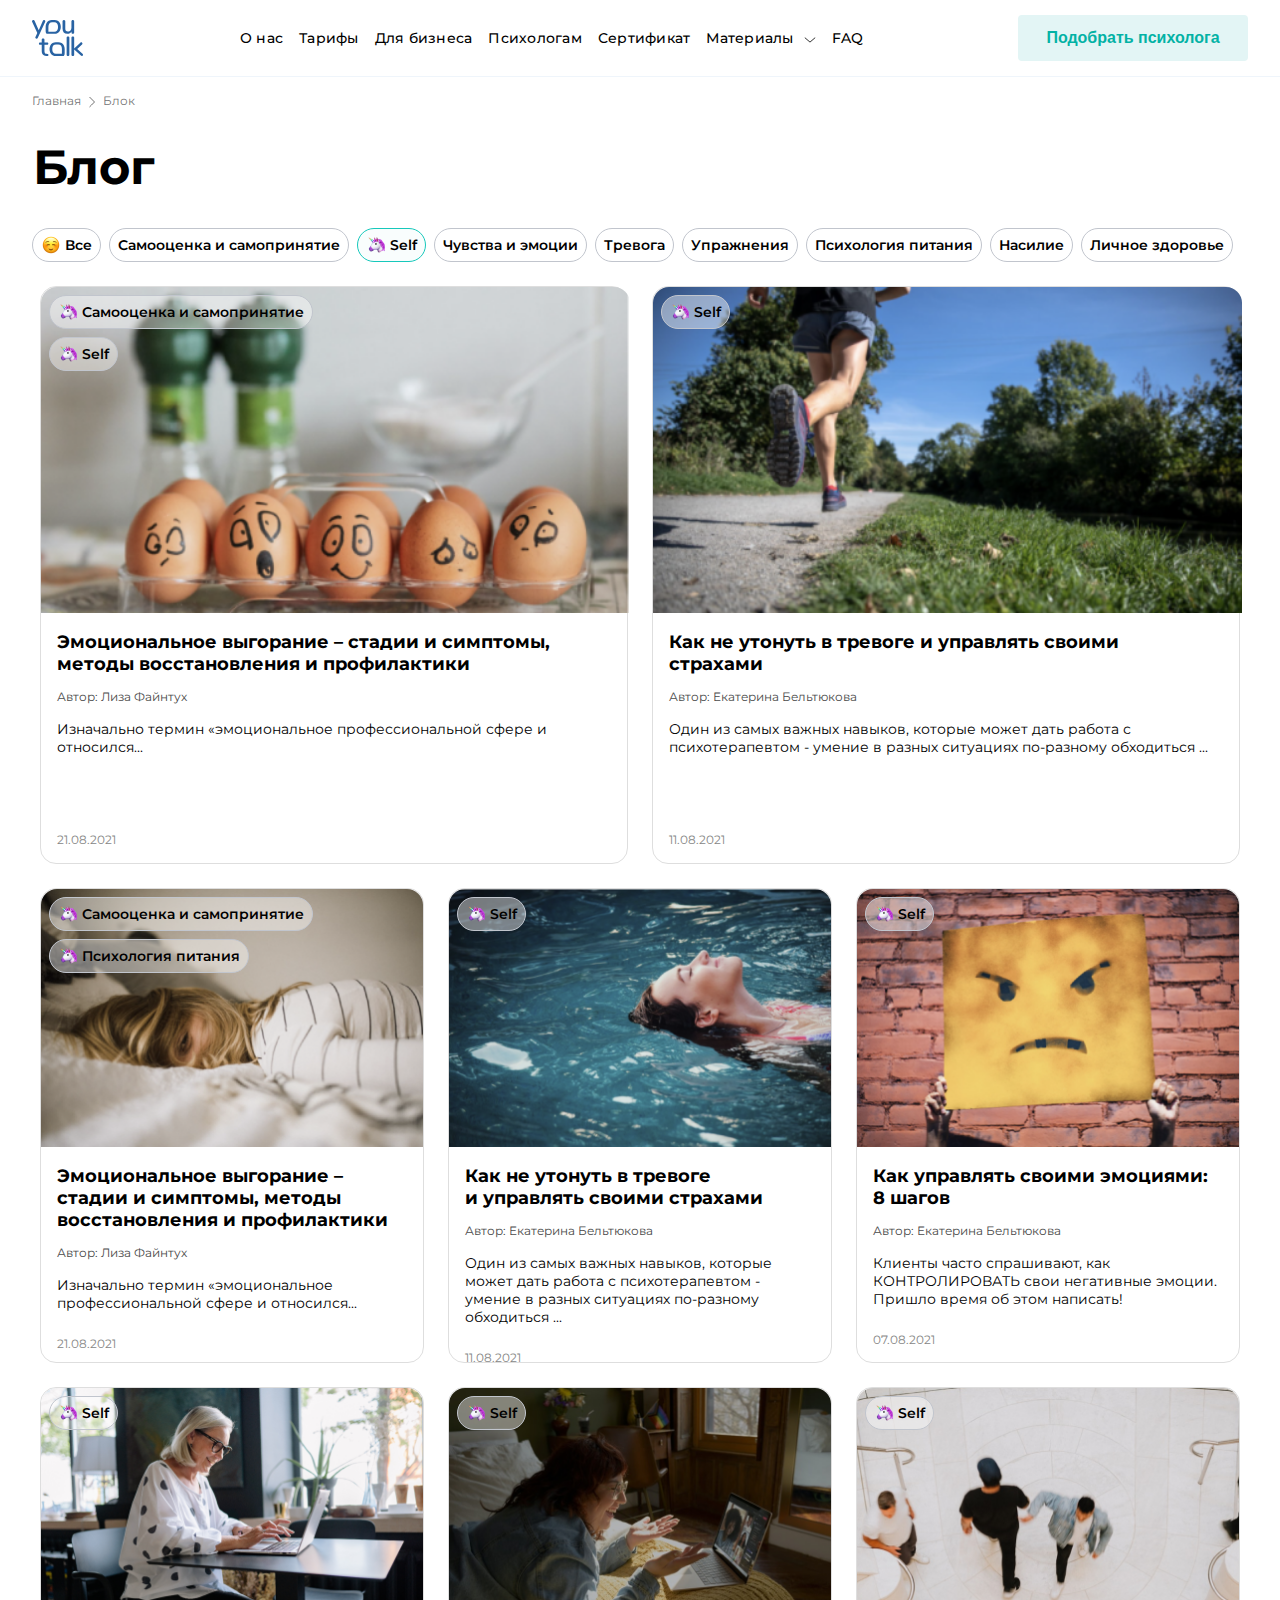
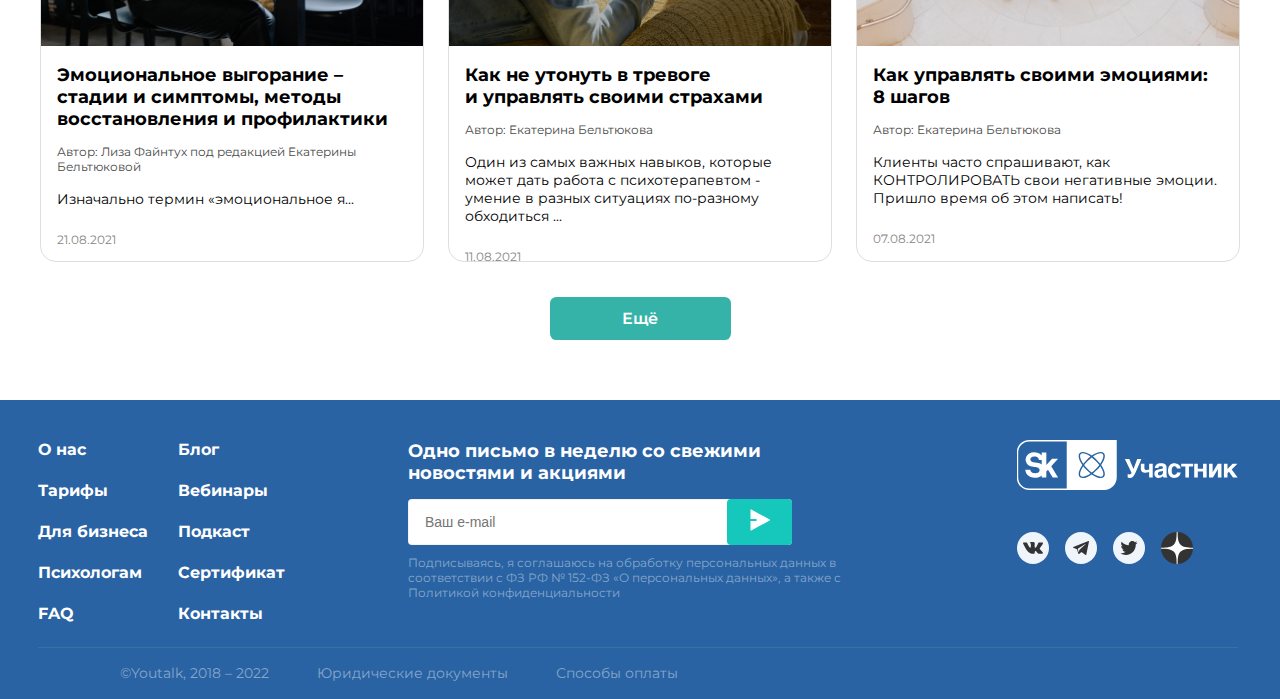
<file: index.html>
<!DOCTYPE html>
<html lang="ru">
<head>
    <meta charset="UTF-8">
    <meta name="viewport" content="width=device-width, initial-scale=1.0">
    <link rel="stylesheet" href="css/style.css">
    <link rel="shortcut icon" href="img/logo.svg">
    <title>Youtalk | Блог о психотерапии</title>
</head>
<body>
    <header class="header">
        <img class="header__logo" src="img/logo.svg" alt="Логотип компании">
        <nav class="header__nav" aria-label="Основное меню сайта">
            <ul class="header__list">
                <li class="header__item"><a class="header__link" href="#">О нас</a></li>
                <li class="header__item"><a class="header__link" href="#">Тарифы</a></li>
                <li class="header__item"><a class="header__link" href="#">Для бизнеса</a></li>
                <li class="header__item"><a class="header__link" href="#">Психологам</a></li>
                <li class="header__item"><a class="header__link" href="#">Сертификат</a></li>
                <li class="header__item"><a class="header__link" href="#">Материалы</a></li>
                <li class="header__item"><a class="header__link" href="#">FAQ</a></li>
            </ul>
        </nav>
        <button class="header__btn">Подобрать психолога</button>
        <button class="header__crap"><img src="./img/menu.svg" alt="Подобрать психолога"></button>
    </header>

    <main class="main">
        <nav class="main__nav" aria-label="перейти на предыдущую страницу">
            <ul class="main__list">
                <li class="main__item" tabindex="-1"><a class="main__link" href="#">Главная</a></li>
                <li class="main__item" aria-current="page" tabindex="0"><a class="main__link" href="#">Блок</a></li>
            </ul>
        </nav>

        <section class="main__filter">
            <h1 class="main__filter-blog">Блог</h1>
            <nav class="main__filter-nav" aria-label="Выбор категории статей">
                <ul class="main__filter-list">
                    <li class="main__filter-item"><img class="main__filter-img" src="./img/SmilingFace.svg" alt="Умиляющийся смайл"><a class="main__filter-link" href="#">Все</a></li>
                    <li class="main__filter-item"><a class="main__filter-link" href="#">Самооценка и самопринятие</a></li>
                    <li class="main__filter-item" aria-current="page"><img class="main__filter-img" src="./img/Unicorn.svg" alt="Смайл единорог"><a class="main__filter-link" href="#">Self</a></li>
                    <li class="main__filter-item"><a class="main__filter-link" href="#">Чувства и эмоции</a></li>
                    <li class="main__filter-item"><a class="main__filter-link" href="#">Тревога</a></li>
                    <li class="main__filter-item"><a class="main__filter-link" href="#">Упражнения</a></li>
                    <li class="main__filter-item"><a class="main__filter-link" href="#">Психология питания</a></li>
                    <li class="main__filter-item"><a class="main__filter-link" href="#">Насилие</a></li>
                    <li class="main__filter-item"><a class="main__filter-link" href="#">Личное здоровье</a></li>
                </ul>
            </nav>
        </section>

        <section class="main__big_post">
            <a class="main__big_post-link" href="#">
                <div class="main__big_post-article">
                    <div class="main__big_post-categories">
                        <p class="main__big_post-categories-name"><img class="main__big_post-ico" src="./img/Unicorn.svg" alt="Смайл единорог">Самооценка и самопринятие</p>
                        <p class="main__big_post-categories-name"><img class="main__big_post-ico" src="./img/Unicorn.svg" alt="Смайл единорог">Self</p>
                    </div>
                    <img class="main__big_post-img-one" src="./img/eggs.png" alt="Яица с нарисованными лицами">
                    <h2 class="main__big_post-title">Эмоциональное выгорание – стадии и симптомы, методы восстановления и профилактики</h2>
                    <p class="main__big_post-author">Автор: Лиза Файнтух</p>
                    <p class="main__big_post-word">Изначально термин «эмоциональное профессиональной сфере и относился...</p>
                    <p class="main__big_post-date">21.08.2021</p>
                </div>
            </a>

            <a class="main__big_post-link" href="#">
                <div class="main__big_post-article">
                    <div class="main__big_post-categories">
                        <p class="main__big_post-categories-name"><img class="main__big_post-ico" src="./img/Unicorn.svg" alt="Смайл единорог">Self</p>
                    </div>
                    <img class="main__big_post-img-two" src="./img/run.png" alt="Бегущий спортсмен">
                    <h2 class="main__big_post-title">Как не утонуть в тревоге и управлять своими страхами</h2>
                    <p class="main__big_post-author">Автор: Екатерина Бельтюкова</p>
                    <p class="main__big_post-word">Один из самых важных навыков, которые может дать работа с психотерапевтом - умение в разных ситуациях по-разному обходиться ...</p>
                    <p class="main__big_post-date">11.08.2021</p>
                </div>
            </a>
        </section>

        <section class="main__small_post">
            <a class="main__small_post-link" href="#">
                <div class="main__small_post-article">
                    <div class="main__small_post-categories">
                        <p class="main__small_post-categories-name"><img class="main__small_post-ico" src="./img/Unicorn.svg" alt="Смайл единорог">Самооценка и самопринятие</p>
                        <p class="main__small_post-categories-name"><img class="main__small_post-ico" src="./img/Unicorn.svg" alt="Смайл единорог">Психология питания</p>
                    </div>
                    <img class="main__small_post-img" src="./img/relax.png" alt="Отдыхающая девушка">
                    <h2 class="main__small_post-title">Эмоциональное выгорание – стадии и симптомы, методы восстановления и профилактики</h2>
                    <p class="main__small_post-author">Автор: Лиза Файнтух</p>
                    <p class="main__small_post-word">Изначально термин «эмоциональное профессиональной сфере и относился...</p>
                    <p class="main__small_post-date">21.08.2021</p>
                </div>
            </a>

            <a class="main__small_post-link" href="#">
                <div class="main__small_post-article">
                    <div class="main__small_post-categories">
                        <p class="main__small_post-categories-name"><img class="main__small_post-ico" src="./img/Unicorn.svg" alt="Смайл единорог">Self</p>
                    </div>
                    <img class="main__small_post-img" src="./img/float.png" alt="Девушка плавает в бассейне">
                    <h2 class="main__small_post-title">Как не утонуть в тревоге <br>и управлять своими страхами</h2>
                    <p class="main__small_post-author">Автор: Екатерина Бельтюкова</p>
                    <p class="main__small_post-word">Один из самых важных навыков, которые может дать работа с психотерапевтом - умение в разных ситуациях по-разному обходиться ...</p>
                    <p class="main__small_post-date">11.08.2021</p>
                </div>
            </a>    

            <a class="main__small_post-link" href="#">
                <div class="main__small_post-article">
                    <div class="main__small_post-categories">
                        <p class="main__small_post-categories-name"><img class="main__small_post-ico" src="./img/Unicorn.svg" alt="Смайл единорог">Self</p>
                    </div>
                    <img class="main__small_post-img" src="./img/anger.png" alt="Злой смайл">
                    <h2 class="main__small_post-title">Как управлять своими эмоциями: 8 шагов</h2>
                    <p class="main__small_post-author">Автор: Екатерина Бельтюкова</p>
                    <p class="main__small_post-word">Клиенты часто спрашивают, как КОНТРОЛИРОВАТЬ свои негативные эмоции. Пришло время об этом написать!</p>
                    <p class="main__small_post-date">07.08.2021</p>
                </div>
            </a>

            <a class="main__small_post-link" href="#">
                <div class="main__small_post-article main__small_post-hidden">
                    <div class="main__small_post-categories">
                        <p class="main__small_post-categories-name"><img class="main__small_post-ico" src="./img/Unicorn.svg" alt="Смайл единорог">Self</p>
                    </div>
                    <img class="main__small_post-img" src="./img/work.png" alt="Женщина работает за ноутбуком">
                    <h2 class="main__small_post-title">Эмоциональное выгорание – стадии и симптомы, методы восстановления и профилактики</h2>
                    <p class="main__small_post-author">Автор: Лиза Файнтух под редакцией  Екатерины Бельтюковой</p>
                    <p class="main__small_post-word">Изначально термин «эмоциональное я...</p>
                    <p class="main__small_post-date">21.08.2021</p>
                </div>
            </a>    

            <a class="main__small_post-link" href="#">
                <div class="main__small_post-article main__small_post-hidden">
                    <div class="main__small_post-categories">
                        <p class="main__small_post-categories-name"><img class="main__small_post-ico" src="./img/Unicorn.svg" alt="Смайл единорог">Self</p>
                    </div>
                    <img class="main__small_post-img" src="./img/communication.png" alt="Женщина общается через ноутбук">
                    <h2 class="main__small_post-title">Как не утонуть в тревоге <br>и управлять своими страхами</h2>
                    <p class="main__small_post-author">Автор: Екатерина Бельтюкова</p>
                    <p class="main__small_post-word">Один из самых важных навыков, которые может дать работа с психотерапевтом - умение в разных ситуациях по-разному обходиться ...</p>
                    <p class="main__small_post-date">11.08.2021</p>
                </div>
            </a>

            <a class="main__small_post-link" href="#">
                <div class="main__small_post-article main__small_post-hidden">
                    <div class="main__small_post-categories">
                        <p class="main__small_post-categories-name"><img class="main__small_post-ico" src="./img/Unicorn.svg" alt="Смайл единорог">Self</p>
                    </div>
                    <img class="main__small_post-img" src="./img/steps.png" alt="Движение людей">
                    <h2 class="main__small_post-title">Как управлять своими эмоциями: 8 шагов</h2>
                    <p class="main__small_post-author">Автор: Екатерина Бельтюкова</p>
                    <p class="main__small_post-word">Клиенты часто спрашивают, как КОНТРОЛИРОВАТЬ свои негативные эмоции. Пришло время об этом написать!</p>
                    <p class="main__small_post-date">07.08.2021</p>
                </div>
            </a>
        </section>

        <section class="main__btn">
            <button class="main__btn-load">Ещё</button>
        </section>
    </main>

    <footer class="footer">
        <section class="footer__info">
            <nav class="footer__nav">
                <ul class="footer__list">
                    <li class="footer__item"><a class="footer__link" href="#">О нас</a></li>
                    <li class="footer__item"><a class="footer__link" href="#">Тарифы</a></li>
                    <li class="footer__item"><a class="footer__link" href="#">Для бизнеса</a></li>
                    <li class="footer__item"><a class="footer__link" href="#">Психологам</a></li>
                    <li class="footer__item"><a class="footer__link" href="#">FAQ</a></li>
                </ul>
                <ul class="footer__list">
                    <li class="footer__item"><a class="footer__link" href="#">Блог</a></li>
                    <li class="footer__item"><a class="footer__link" href="#">Вебинары</a></li>
                    <li class="footer__item"><a class="footer__link" href="#">Подкаст</a></li>
                    <li class="footer__item"><a class="footer__link" href="#">Сертификат</a></li>
                    <li class="footer__item"><a class="footer__link" href="#">Контакты</a></li>
                </ul>
            </nav>

            <div class="footer__subscription">
                <h2 class="footer__subscription-title">Одно письмо в неделю со свежими<br> новостями и акциями</h2>
                <form class="footer__subscription-form" action="#">
                    <label for="input-mail" id="footer__label-mail">Электронная почта</label>
                        <input class="footer__subscription-input" type="text" id="input-mail" aria-labelledby="footer__label-mail" placeholder="Ваш e-mail">
                    <button class="footer__subscription-btn" type="submit"><img class="footer__subscription-btn-img" src="./img/btn-arrow.svg" alt="Кнопка отправить"></button>
                </form>
                <p class="footer__subscription-word">Подписываясь, я соглашаюсь на обработку персональных данных в<br> соответствии с ФЗ РФ № 152-ФЗ «О персональных данных», а также с Политикой конфиденциальности</p>
            </div>

            <div class="footer__social">
                <img class="footer__social-logo" src="./img/footer-logo.svg" alt="Логотип компании">
                <div class="footer__social-link">
                   <a class="footer__social-link-ref" href="#"><img class="footer__social-link-ico" src="./img/social/vk.svg" alt="Вконтакте"></a> 
                   <a class="footer__social-link-ref" href="#"><img class="footer__social-link-ico" src="./img/social/tg.svg" alt="Телеграм"></a> 
                   <a class="footer__social-link-ref" href="#"><img class="footer__social-link-ico" src="./img/social/tw.svg" alt="Твиттер"></a> 
                   <a class="footer__social-link-ref" href="#"><img class="footer__social-link-ico" src="./img/social/dz.svg" alt="Дзен"></a> 
                </div>
            </div>
        </section>

        <section class="footer__copiright">
            <p class="footer__copiright-info">©Youtalk, 2018 – 2022</p>
            <a class="footer_copiright-link" href="#"><p class="footer__copiright-info">Юридические документы</p></a>
            <a class="footer_copiright-link" href="#"><p class="footer__copiright-info">Способы оплаты</p></a>
        </section>
    </footer>
    
</body>
</html>
</file>
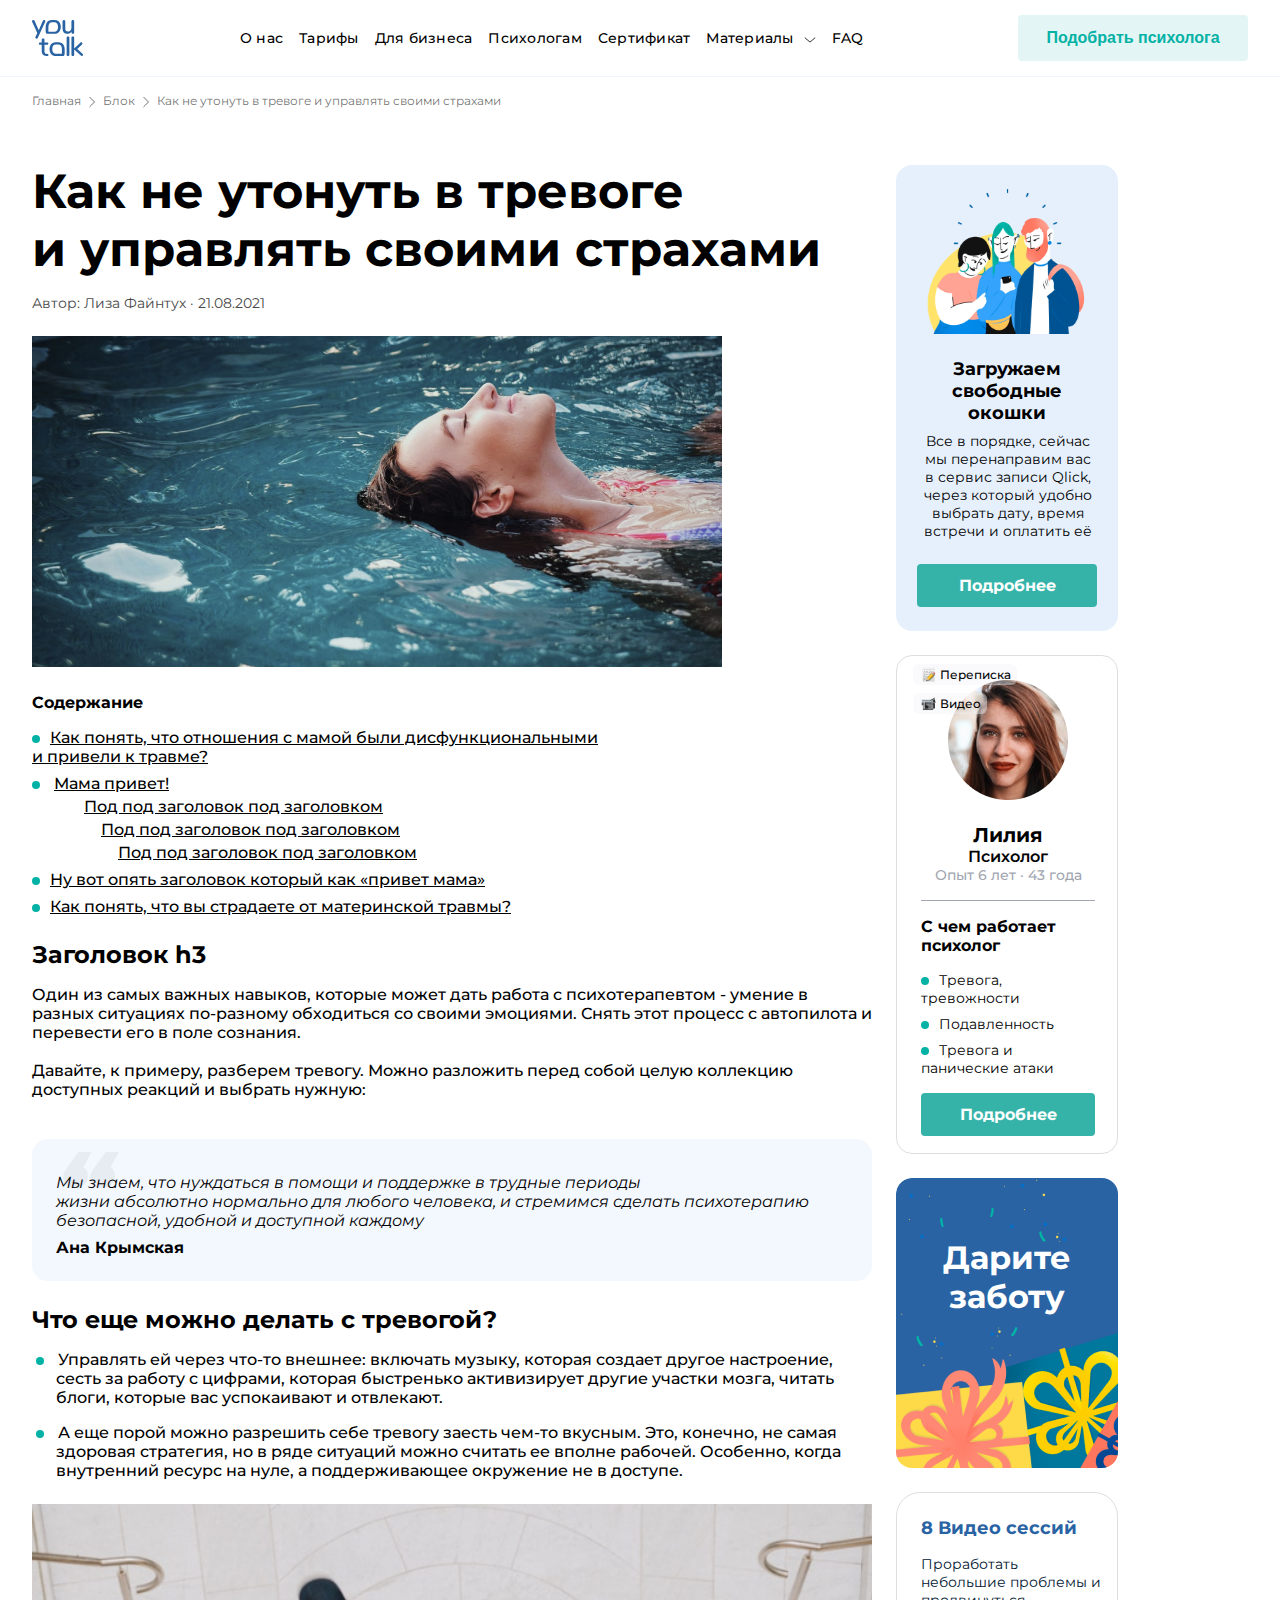
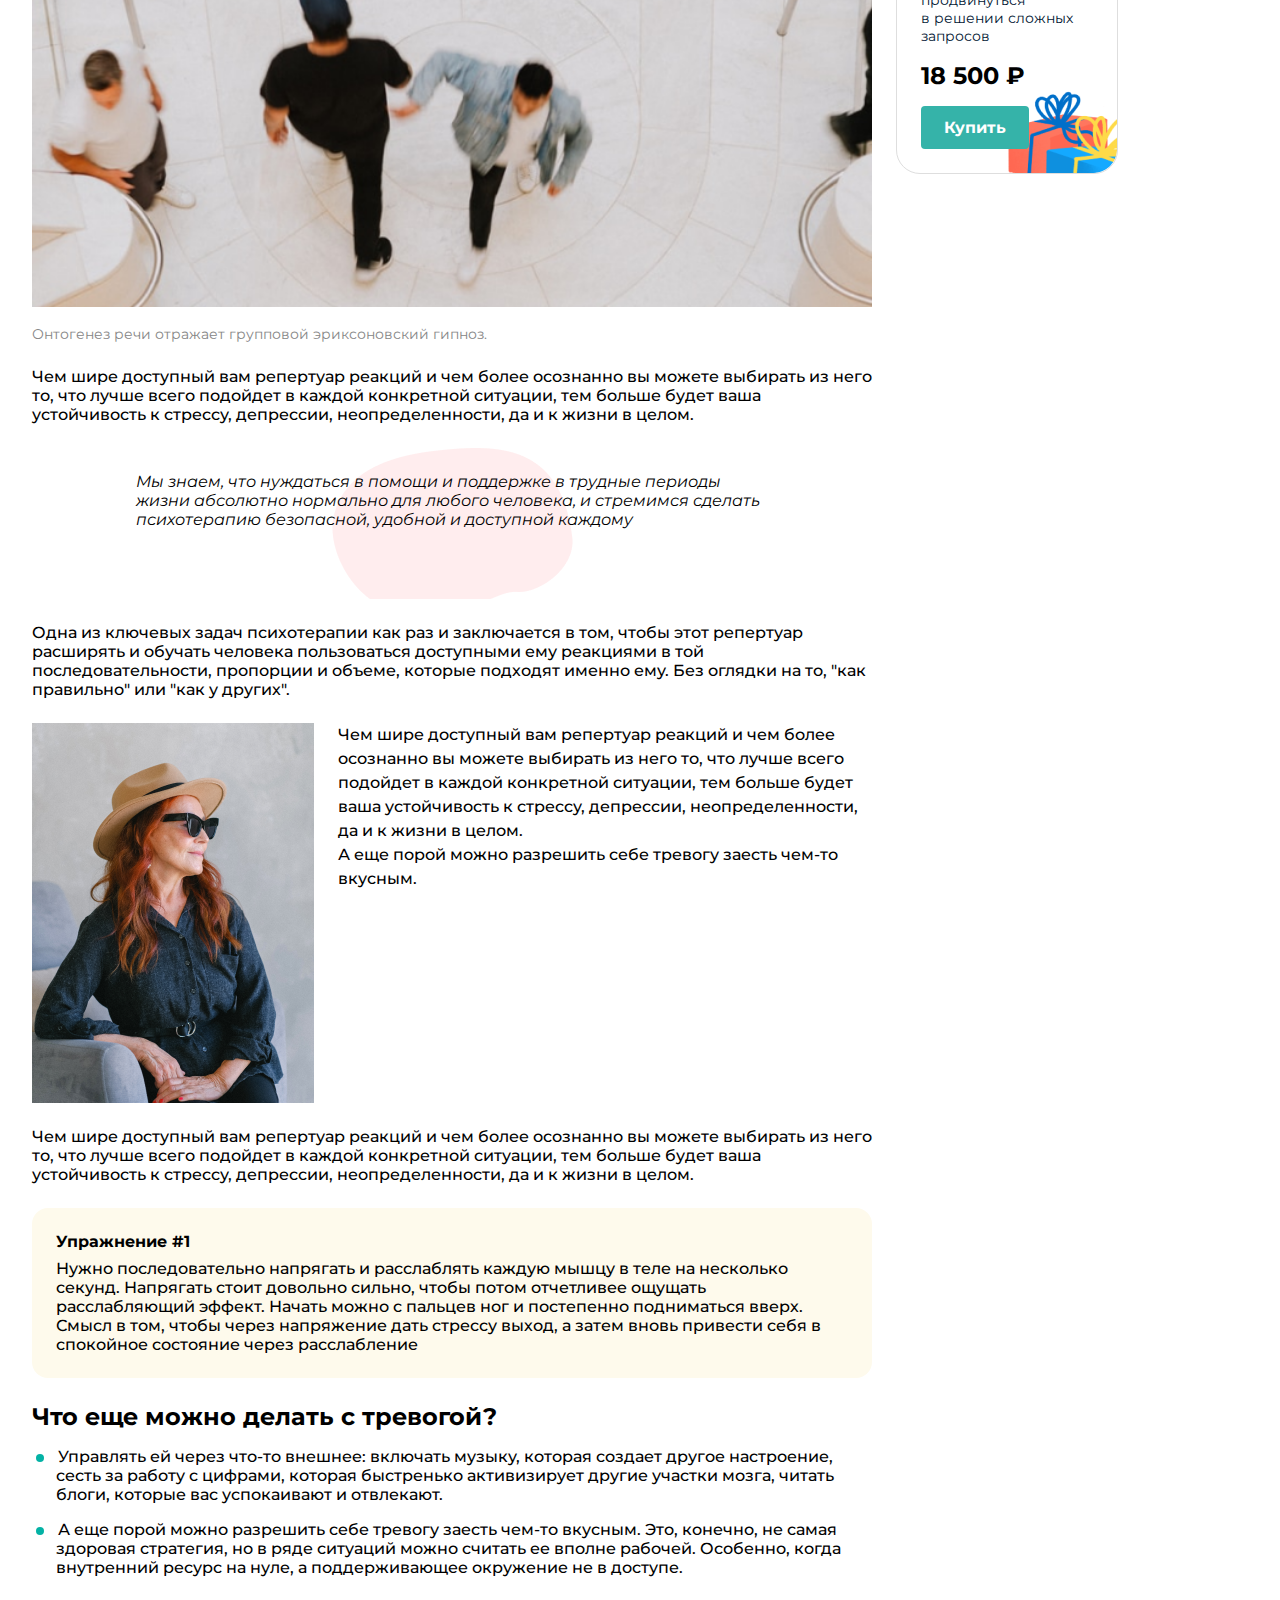
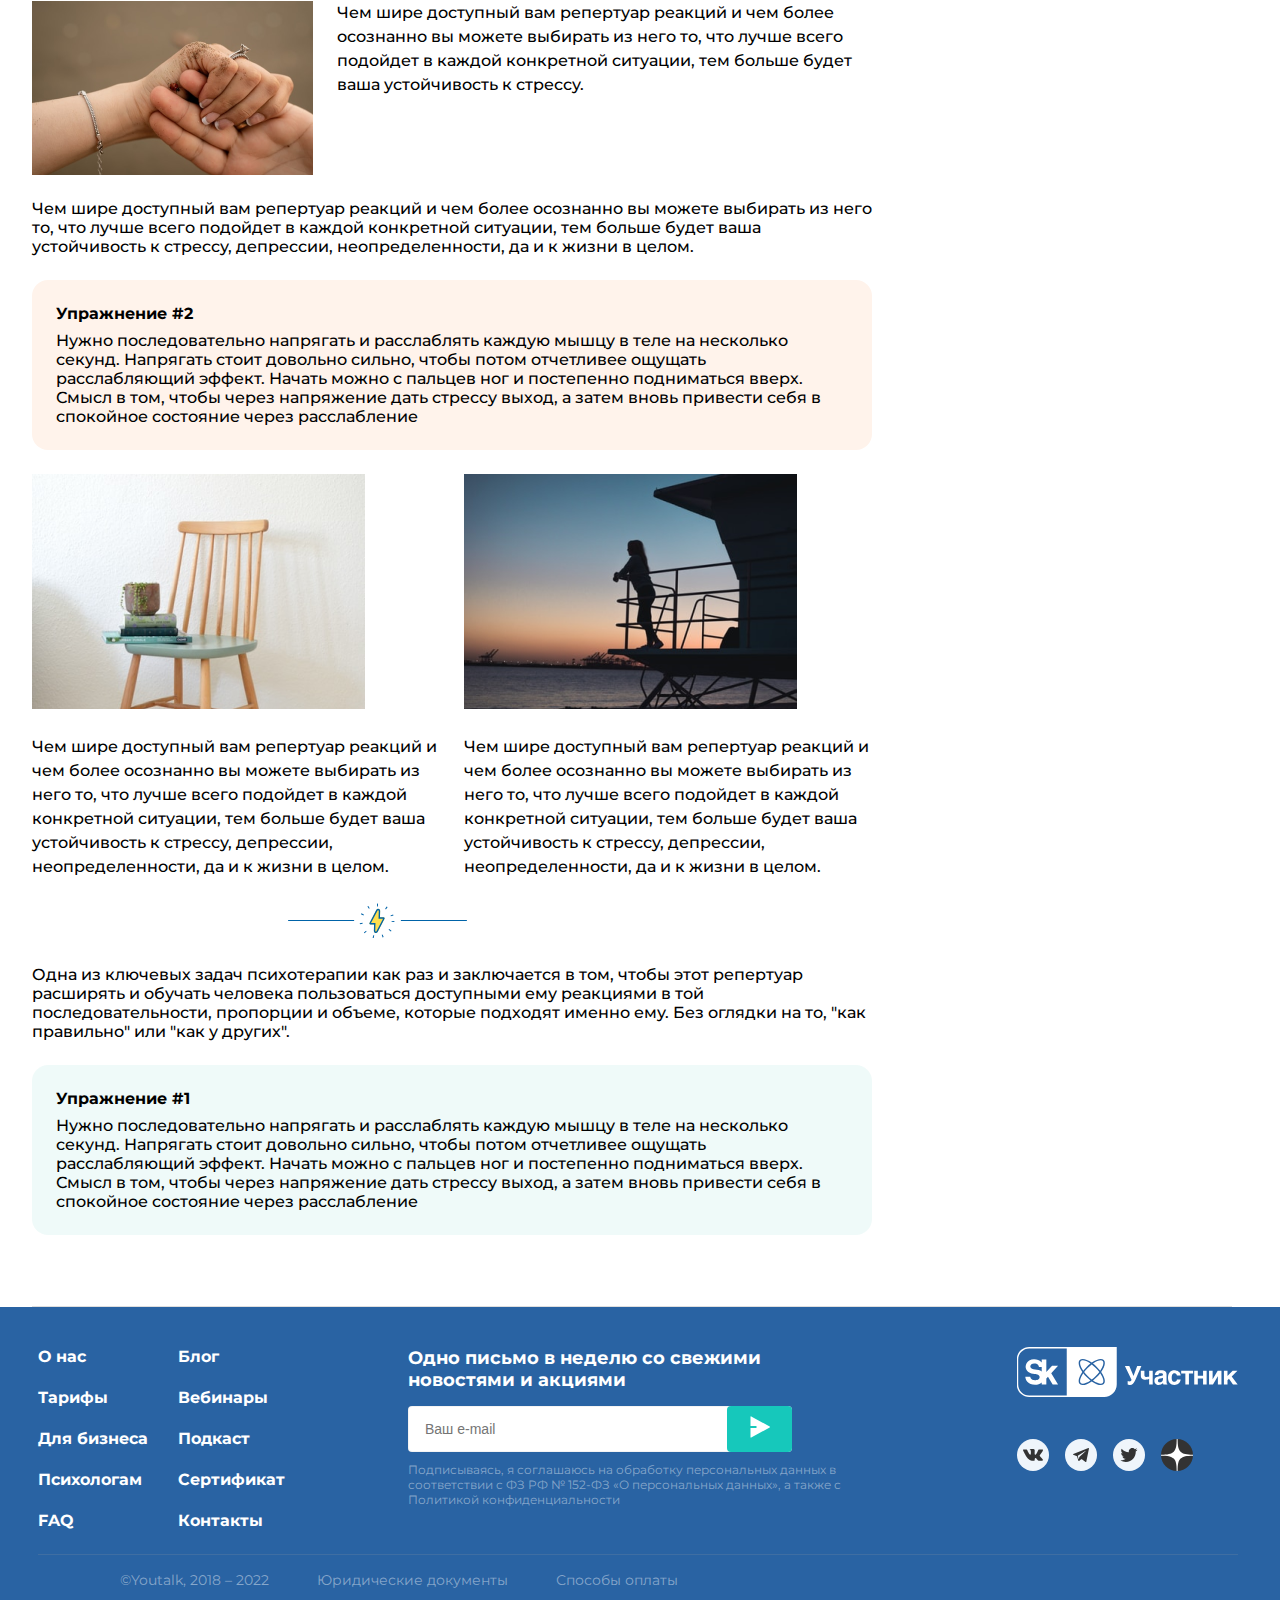
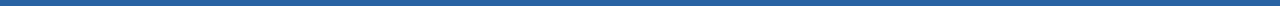
<file: article.html>
<!DOCTYPE html>
<html lang="ru">
<head>
    <meta charset="UTF-8">
    <meta name="viewport" content="width=device-width, initial-scale=1.0">
    <link rel="stylesheet" href="css/article.css">
    <link rel="shortcut icon" href="img/logo.svg">
    <title>Youtalk | Блог о психотерапии</title>
</head>
<body>
    <header class="header">
        <img class="header__logo" src="img/logo.svg" alt="Логотип компании">
        <nav class="header__nav" aria-label="Основное меню сайта">
            <ul class="header__list">
                <li class="header__item"><a class="header__link" href="#">О нас</a></li>
                <li class="header__item"><a class="header__link" href="#">Тарифы</a></li>
                <li class="header__item"><a class="header__link" href="#">Для бизнеса</a></li>
                <li class="header__item"><a class="header__link" href="#">Психологам</a></li>
                <li class="header__item"><a class="header__link" href="#">Сертификат</a></li>
                <li class="header__item"><a class="header__link" href="#">Материалы</a></li>
                <li class="header__item"><a class="header__link" href="#">FAQ</a></li>
            </ul>
        </nav>
        <button class="header__btn">Подобрать психолога</button>
        <button class="header__crap"><img src="./img/menu.svg" alt="Подобрать психолога"></button>
    </header>

    <main class="grid">
        <section class="main__column">
            <nav class="main__nav" aria-label="перейти на предыдущую страницу">
                <ul class="main__list">
                    <li class="main__item" tabindex="-1"><a class="main__link" href="#">Главная</a></li>
                    <li class="main__item" tabindex="-1"><a class="main__link" href="./index.html">Блок</a></li>
                    <li class="main__item" aria-current="page" tabindex="0"><a class="main__link" href="#">Как не утонуть в тревоге и управлять своими страхами</a></li>
                </ul>
            </nav>
            <section class="main__article">
                <h1 class="main__article-header">Как не утонуть в тревоге<br> и управлять своими страхами</h1>
                <p class="main__aticle-author">Автор: Лиза Файнтух · 21.08.2021</p>
                <img class="main__aticle-img" src="./img/aricle/relax.png" alt="Девушка плавает в бассейне">
                <h2 class="main__article-table">Содержание</h2>
                <nav class="main__article-nav" aria-label="Содержание статьи">
                    <ul class="main__article-list">
                        <li class="main__article-item"><a class="main__article-link" href="#">Как понять, что отношения с мамой были дисфункциональными и привели к травме?</a></li>
                        <li class="main__article-item">
                          <a class="main__article-link" href="#">Мама привет!</a>
                          <ul class="main__article-under-list-one">
                            <li class="main__article-under-item-one">
                                <a class="main__article-link" href="#">Под под заголовок под заголовком</a>
                                <ul class="main__article-under-list-two">
                                    <li class="main__article-under-item-two">
                                        <a class="main__article-link" href="#">Под под заголовок под заголовком</a>
                                        <ul class="main__article-list-three">
                                            <li class="main__article-under-item-three">
                                                <a class="main__article-link" href="#">Под под заголовок под заголовком</a>
                                            </li>
                                        </ul>
                                    </li>
                                </ul>
                            </li>
                          </ul>
                        </li>
                        <li class="main__article-item"><a class="main__article-link" href="#">Ну вот опять заголовок который как «привет мама»</a></li>
                        <li class="main__article-item"><a class="main__article-link" href="#">Как понять, что вы страдаете от материнской травмы?</a></li>
                    </ul>
                </nav>
            </section>

            <article class="main__emotions">
                <h2 class="main__emotions-header">Заголовок h3</h2>
                <p class="main__emotions-tile">
                    Один из самых важных навыков, которые может дать работа с психотерапевтом - умение в разных ситуациях по-разному обходиться со своими эмоциями.  Снять этот процесс с автопилота и перевести его в поле сознания.
                    <br>
                    <br>
                    Давайте, к примеру, разберем тревогу. Можно разложить перед собой целую коллекцию доступных реакций и выбрать нужную:
                </p>
                <div class="main__emotions-quote">
                    <p class="main__emotions-quote-title">Мы знаем, что нуждаться в помощи и поддержке в трудные периоды<br> жизни абсолютно нормально для любого человека, и стремимся сделать психотерапию безопасной, удобной и доступной каждому</p>
                    <h3 class="main__emotions-quote-author">Ана Крымская</h3>
                </div>
            </article>

            <article class="main__struggle">
                <h2 class="main__struggle-header">Что еще можно делать с тревогой?</h2>
                <p class="main__struggle-tile">
                    Управлять ей через что-то внешнее: включать музыку, которая создает другое настроение, сесть за работу с цифрами, которая быстренько активизирует другие участки мозга, читать блоги, которые вас успокаивают и отвлекают.
                </p>
                <p class="main__struggle-tile">
                    А еще порой можно разрешить себе тревогу заесть чем-то вкусным. Это, конечно, не самая здоровая стратегия, но в ряде ситуаций можно считать ее вполне рабочей. Особенно, когда внутренний ресурс на нуле, а поддерживающее окружение не в доступе.
                </p>
                <img class="main__struggle-img" src="./img/aricle/steps.png" alt="Движение людей">
                <p class="main__struggle-img-title">Онтогенез речи отражает групповой эриксоновский гипноз. </p>
                <p class="main__struggle-word">
                    Чем шире доступный вам репертуар реакций и чем более осознанно вы можете выбирать из него то, что лучше всего подойдет в каждой конкретной ситуации, тем больше будет ваша устойчивость к стрессу, депрессии, неопределенности, да и к жизни в целом.
                </p>
                <div class="main__struggle-quote">
                    <p class="main__struggle-quote-title">
                        Мы знаем, что нуждаться в помощи и поддержке в трудные периоды жизни абсолютно нормально для любого человека, и стремимся сделать психотерапию безопасной, удобной и доступной каждому
                    </p>
                </div>
                <p class="main__struggle-word">
                    Одна из ключевых задач психотерапии как раз и заключается в том, чтобы этот репертуар расширять и обучать человека пользоваться доступными ему реакциями в той последовательности, пропорции и объеме, которые подходят именно ему. Без оглядки на то, "как правильно" или "как у других".
                </p>
                <figure class="main__struggle-history">
                    <img class="main__struggle-history-img" src="./img/aricle/woman.png" alt="Женщина в расцвете сил">
                    <p class="main__struggle-history-title">
                        Чем шире доступный вам репертуар реакций и чем более осознанно вы можете выбирать из него то, что лучше всего подойдет в каждой конкретной ситуации, тем больше будет ваша устойчивость к стрессу, депрессии, неопределенности, да и к жизни в целом.<br>
                        А еще порой можно разрешить себе тревогу заесть чем-то вкусным.
                    </p>
                </figure>
                <p class="main__struggle-word">
                    Чем шире доступный вам репертуар реакций и чем более осознанно вы можете выбирать из него то, что лучше всего подойдет в каждой конкретной ситуации, тем больше будет ваша устойчивость к стрессу, депрессии, неопределенности, да и к жизни в целом.
                </p>
                <div class="main__struggle-exercise">
                    <h3 class="main__struggle-exercise-header">Упражнение #1</h3>
                    <p class="main__struggle-exercise-word">
                        Нужно последовательно напрягать и расслаблять каждую мышцу в теле на несколько секунд. Напрягать стоит довольно сильно, чтобы потом отчетливее ощущать расслабляющий эффект. Начать можно с пальцев ног и постепенно подниматься вверх. Смысл в том, чтобы через напряжение дать стрессу выход, а затем вновь привести себя в спокойное состояние через расслабление
                    </p>
                </div>
            </article>

            <article class="main__help">
                <h2 class="main__struggle-header">Что еще можно делать с тревогой?</h2>
                <p class="main__struggle-tile">
                    Управлять ей через что-то внешнее: включать музыку, которая создает другое настроение, сесть за работу с цифрами, которая быстренько активизирует другие участки мозга, читать блоги, которые вас успокаивают и отвлекают.
                </p>
                <p class="main__struggle-tile">
                    А еще порой можно разрешить себе тревогу заесть чем-то вкусным. Это, конечно, не самая здоровая стратегия, но в ряде ситуаций можно считать ее вполне рабочей. Особенно, когда внутренний ресурс на нуле, а поддерживающее окружение не в доступе.
                </p>
                <figure class="main__help-history">
                    <img class="main__help-history-img" src="./img/aricle/supports.png" alt="Рука помощи">
                    <p class="main__help-history-title">
                        Чем шире доступный вам репертуар реакций и чем более осознанно вы можете выбирать из него то, что лучше всего подойдет в каждой конкретной ситуации, тем больше будет ваша устойчивость к стрессу.
                    </p>
                </figure>
                <p class="main__struggle-word">
                    Чем шире доступный вам репертуар реакций и чем более осознанно вы можете выбирать из него то, что лучше всего подойдет в каждой конкретной ситуации, тем больше будет ваша устойчивость к стрессу, депрессии, неопределенности, да и к жизни в целом.
                </p>
                <div class="main__help-exercise">
                    <h3 class="main__help-exercise-header">Упражнение #2</h3>
                    <p class="main__help-exercise-word">
                        Нужно последовательно напрягать и расслаблять каждую мышцу в теле на несколько секунд. Напрягать стоит довольно сильно, чтобы потом отчетливее ощущать расслабляющий эффект. Начать можно с пальцев ног и постепенно подниматься вверх. Смысл в том, чтобы через напряжение дать стрессу выход, а затем вновь привести себя в спокойное состояние через расслабление
                    </p>
                </div>

                <div class="main__help-history">
                    <figure class="main__help-history-books">
                    <img class="main__help-history-image" src="./img/aricle/books.png" alt="Книги на стуле">
                    <p class="main__help-history-title">
                        Чем шире доступный вам репертуар реакций и чем более осознанно вы можете выбирать из него то, что лучше всего подойдет в каждой конкретной ситуации, тем больше будет ваша устойчивость к стрессу, депрессии, неопределенности, да и к жизни в целом.
                    </p>
                    </figure>
                    <figure class="main__help-history-sunset">
                        <img class="main__help-history-image" src="./img/aricle/sunset.png" alt="Женщина и закат">
                        <p class="main__help-history-title">
                            Чем шире доступный вам репертуар реакций и чем более осознанно вы можете выбирать из него то, что лучше всего подойдет в каждой конкретной ситуации, тем больше будет ваша устойчивость к стрессу, депрессии, неопределенности, да и к жизни в целом.
                        </p>
                    </figure>
                </div>

                <img class="main__help-lightning" src="./img/aricle/lightning.svg" aria-hidden="true" alt="Разделяющая молния">
                <p class="main__struggle-word">
                    Одна из ключевых задач психотерапии как раз и заключается в том, чтобы этот репертуар расширять и обучать человека пользоваться доступными ему реакциями в той последовательности, пропорции и объеме, которые подходят именно ему. Без оглядки на то, "как правильно" или "как у других".
                </p>

                <div class="main__help-exercise help-lightning">
                    <h3 class="main__help-exercise-header">Упражнение #1</h3>
                    <p class="main__help-exercise-word">
                        Нужно последовательно напрягать и расслаблять каждую мышцу в теле на несколько секунд. Напрягать стоит довольно сильно, чтобы потом отчетливее ощущать расслабляющий эффект. Начать можно с пальцев ног и постепенно подниматься вверх. Смысл в том, чтобы через напряжение дать стрессу выход, а затем вновь привести себя в спокойное состояние через расслабление
                    </p>
                </div>
                
                <nav class="main__help-nav" aria-label="Меню с тегами статей">
                    <ul class="main__help-list">
                        <li class="main__help-item"><a class="main__help-link" href="#">Self</a></li>
                        <li class="main__help-item"><a class="main__help-link" href="#">Самооценка и самопринятие</a></li>
                        <li class="main__help-item"><a class="main__help-link" href="#">Самооценка и самопринятие</a></li>
                        <li class="main__help-item"><a class="main__help-link" href="#">Упражнения</a></li>
                    </ul>    
                    <ul class="main__help-list">
                        <li class="main__help-item"><a class="main__help-link" href="#">Чувства и эмоции</a></li>
                        <li class="main__help-item"><a class="main__help-link" href="#">Самооценка и самопринятие</a></li>
                        <li class="main__help-item"><a class="main__help-link" href="#">Тревога</a></li>
                    </ul>
                </nav>
            </article>
        </section>

        <aside class="aside">
            <section class="aside__entry">
                <img class="aside__entry-img" src="./img/aricle/aside-info.png" aria-hidden="true" alt="Друзья смотрят запись в телефоне">
                <h2 class="aside__entry-title">Загружаем<br>свободные окошки</h2>
                <p class="aside__entry-word">Все в порядке, сейчас мы перенаправим вас в сервис записи Qlick, через который удобно выбрать дату,  время встречи и оплатить её</p>
                <button class="aside__entry-btn">Подробнее</button>
            </section>

            <section class="aside__psychologist">
                <div class="aside__psychologist-categories">
                    <p class="aside__psychologist-categories-name"><img class="aside__psychologist-ico" src="./img/aricle/correspondence.png" alt="Смайл блакнот">Переписка</p>
                    <p class="aside__psychologist-categories-name"><img class="aside__psychologist-ico" src="./img/aricle/video.png" alt="Смайл видокамера">Видео</p>
                </div>
                <div class="aside__psychologist-card">
                    <img class="aside__psychologist-face" src="./img/aricle/psyh-face.png" alt="Фотография психолога">
                    <h2 class="aside__psychologist-name">Лилия</h2>
                    <h3 class="aside__psychologist-profession">Психолог</h3>
                    <p class="aside__psychologist-experience">Опыт 6 лет · 43 года</p>
                </div>
                <div class="aside__psychologist-info">
                    <h2 class="aside__psychologist-work">С чем работает психолог</h2>
                    <ul class="aside__psychologist-work-list">
                        <li class="aside__psychologist-work-item">Тревога, тревожности</li>
                        <li class="aside__psychologist-work-item">Подавленность</li>
                        <li class="aside__psychologist-work-item">Тревога и панические атаки</li>
                    </ul>
                    <button class="aside__psychologist-btn">Подробнее</button>
                </div>
            </section>

            <section class="aside__gifts">
                <a href="#">
                    <h2 class="aside__gifts-title">Дарите заботу</h2>
                </a>
            </section>

            <section class="aside__video">
                <h2 class="aside__video-title">8 Видео сессий</h2>
                <p class="aside__video-word">Проработать небольшие проблемы и продвинуться<br> в решении сложных запросов</p>
                <p class="aside__video-price">18 500 ₽</p>
                <button class="aside__video-btn">Купить</button>
            </section>
            <img class="gap-bg" src="./img/aricle/bghistory.png" aria-hidden="true" alt="Фоновое изображение">
        </aside>
    </main>

    <section class="supports">
        <div class="supports__text">
            <h2 class="supports__header">Откликается проблема?</h2>
            <p class="supports__title">Поможем подобрать специалиста по работе с подобным запросом</p>
            <button class="supports__btn">Подобрать психолога</button>
        </div>
        <img class="supports__image" src="./img/friends.png" aria-hidden="true"  alt="Друзья">
        <img class="supports__bg-image" src="./img/bg-supports-image.png" aria-hidden="true" alt="Фоновое изображение">
    </section>

    <footer class="footer">
        <section class="footer__info">
            <nav class="footer__nav" aria-label="Нижнее меню">
                <ul class="footer__list">
                    <li class="footer__item"><a class="footer__link" href="#">О нас</a></li>
                    <li class="footer__item"><a class="footer__link" href="#">Тарифы</a></li>
                    <li class="footer__item"><a class="footer__link" href="#">Для бизнеса</a></li>
                    <li class="footer__item"><a class="footer__link" href="#">Психологам</a></li>
                    <li class="footer__item"><a class="footer__link" href="#">FAQ</a></li>
                </ul>
                <ul class="footer__list">
                    <li class="footer__item"><a class="footer__link" href="#">Блог</a></li>
                    <li class="footer__item"><a class="footer__link" href="#">Вебинары</a></li>
                    <li class="footer__item"><a class="footer__link" href="#">Подкаст</a></li>
                    <li class="footer__item"><a class="footer__link" href="#">Сертификат</a></li>
                    <li class="footer__item"><a class="footer__link" href="#">Контакты</a></li>
                </ul>
            </nav>

            <div class="footer__subscription">
                <h2 class="footer__subscription-title">Одно письмо в неделю со свежими<br> новостями и акциями</h2>
                <form class="footer__subscription-form" action="#">
                    <label for="input-mail" id="footer__label-mail">Электронная почта</label>
                    <input class="footer__subscription-input" type="text" id="input-mail" aria-labelledby="footer__label-mail" placeholder="Ваш e-mail">
                    <button class="footer__subscription-btn" type="submit"><img class="footer__subscription-btn-img" src="./img/btn-arrow.svg" alt="Кнопка отправить"></button>
                </form>
                <p class="footer__subscription-word">Подписываясь, я соглашаюсь на обработку персональных данных в<br> соответствии с ФЗ РФ № 152-ФЗ «О персональных данных», а также с Политикой конфиденциальности</p>
            </div>

            <div class="footer__social">
                <img class="footer__social-logo" src="./img/footer-logo.svg" alt="Логотип компании">
                <div class="footer__social-link">
                   <a class="footer__social-link-ref" href="#"><img class="footer__social-link-ico" src="./img/social/vk.svg" alt="Вконтакте"></a> 
                   <a class="footer__social-link-ref" href="#"><img class="footer__social-link-ico" src="./img/social/tg.svg" alt="Телеграм"></a> 
                   <a class="footer__social-link-ref" href="#"><img class="footer__social-link-ico" src="./img/social/tw.svg" alt="Твиттер"></a> 
                   <a class="footer__social-link-ref" href="#"><img class="footer__social-link-ico" src="./img/social/dz.svg" alt="Дзен"></a> 
                </div>
            </div>
        </section>

        <section class="footer__copiright">
            <p class="footer__copiright-info">©Youtalk, 2018 – 2022</p>
            <a class="footer_copiright-link" href="#"><p class="footer__copiright-info">Юридические документы</p></a>
            <a class="footer_copiright-link" href="#"><p class="footer__copiright-info">Способы оплаты</p></a>
        </section>
    </footer>
</body>
</html>
</file>
<file: css/style.css>
@import url("./fonts.css");
@import url("./header.css");
@import url("./footer.css");

* {
    margin:0;
    padding:0;
    box-sizing: border-box;
}

a {
    text-decoration: none;
    color: #000;
}

html {
    font-size: 10px;
}

/* БЛОК МЭЙН */


.main {
    max-width: 144rem;
    margin: 0 auto;
    background-image: url(../img/bg.png);
    background-repeat: no-repeat;
    background-position-y: 25%;
}

.main__list {
    display: flex;
    margin-top: 1.6rem;
    margin-left: 12.6rem;
    gap: 0.8rem;
    list-style: none;
    font-size: 1.2rem;
    font-family: 'Montserrat-Regular', sans-serif;
    cursor: pointer;
}

.main__item:first-child::after {
    content: url(../img/arrow.svg);
    position: relative;
    top: 0.25rem;
    margin-left: 0.8rem;
}

.main__link {
    color: rgba(51, 51, 51, 0.7);
}

.main__link:hover {
    color: black;
}

.main__filter-blog {
    margin-top: 3rem;
    margin-left: 12rem;
    padding-bottom: 3.2rem;
    font-size: 4.8rem;
    font-family: 'Montserrat-Bold', sans-serif;
}

.main__filter-nav {
    margin-left: 12rem;
}

.main__filter-list {
    display: flex;
    flex-direction: row;
    flex-wrap: wrap;
    gap: 0.8rem;
    list-style: none;
    font-size: 1.4rem;
    font-family: 'Montserrat-SemiBold', sans-serif;
}

.main__filter-item {
    display:flex;
    align-items: center;
    padding: 0.6rem 0.8rem;
    background:transparent;
    border: 1px solid #C1C5CD;
    border-radius: 2.4rem;
    text-align: center;
}

.main__filter-item:nth-child(3) {
    background-color: #F9FDFD;
    border: 1px solid #16C8BB;
}

.main__filter-img {
    margin-right: 0.4rem;
}

.main__filter-item:hover {
    background-color: #F9FDFD;
    border: 1px solid #16C8BB;
}

/* Данные блоки с постами мы реализуем через Флексы */

.main__big_post {
    display: flex;
    flex-direction: row;
    align-items: center;
    justify-content: center;
    margin-top: 2.4rem;
    gap: 2.4rem;
}

.main__big_post-article {
    width: 58.8rem;
    background-color: #fff;
    border: 1px solid #DEDEDE;
    border-radius: 1.6rem;
    cursor: pointer;
}

.main__big_post-categories {
    position: absolute;
    display: flex;
    flex-direction: column;
    align-items: flex-start;
    gap: 0.8rem;
    margin-top: 0.8rem;
    margin-left: 0.8rem;
}

.main__big_post-categories-name {
    display: flex;
    align-items: center;
    font-size: 1.4rem;
    font-family: 'Montserrat-SemiBold', sans-serif;
    background-color: #FFFFFF70;
    border: 1px solid #C1C5CD;
    border-radius: 2.4rem;
    padding: 0.6rem 0.8rem 0.6rem 0;
}

.main__big_post-ico {
    display: inline-block;
    margin-left: 0.8rem;
    margin-right: 0.4rem;
}

.main__big_post-categories-name:hover {
    background-color: #FFFFFF90;
    border: 1px solid #16C8BB;
}

.main__big_post-img-one, .main__big_post-img-two {
    border-top-left-radius: 1.6rem;
    border-top-right-radius: 1.6rem;
    margin-bottom: 1.6rem;
    width: 100%;
}

.main__big_post-title {
    display: inline-block;
    font-size: 1.8rem;
    font-family: 'Montserrat-Bold', sans-serif;
    margin-left: 1.6rem;
    margin-right: 3.1rem;
    margin-bottom: 1.4rem;
}

.main__big_post-author {
    font-size: 1.2rem;
    color: #494949;
    font-family: 'Montserrat-Regular', sans-serif;
    margin-left: 1.6rem;
}

.main__big_post-word  {
    font-size: 1.4rem;
    font-family: 'Montserrat-Regular', sans-serif;
    margin-top: 1.6rem;
    margin-left: 1.6rem;
    margin-bottom: 7.6rem;
}

.main__big_post-date {
    font-size: 1.2rem;
    color: #868686;
    font-family: 'Montserrat-Regular', sans-serif;
    margin-left: 1.6rem;
    margin-bottom: 1.6rem;

}

.main__small_post {
    display: flex;
    margin-top: 2.4rem;
    flex-direction: row;
    flex-wrap: wrap;
    align-items: center;
    justify-content: center;
    gap: 2.4rem;
}

.main__small_post-article {
    width: 38.4rem;
    max-height: 47.5rem;
    border: 1px solid #DEDEDE;
    border-radius: 1.6rem;
    cursor: pointer;
}

.main__small_post-categories {
    position: absolute;
    display: flex;
    flex-direction: column;
    align-items: flex-start;
    gap: 0.8rem;
    margin-top: 0.8rem;
    margin-left: 0.8rem;
}

.main__small_post-categories-name {
    display: flex;
    align-items: center;
    font-size: 1.4rem;
    font-family: 'Montserrat-SemiBold', sans-serif;
    background-color: #FFFFFF70;
    border: 1px solid #C1C5CD;
    border-radius: 2.4rem;
    padding: 0.6rem 0.8rem 0.6rem 0;
}

.main__small_post-categories-name:hover {
    background-color: #FFFFFF90;
    border: 1px solid #16C8BB;
}

.main__small_post-ico {
    display: inline-block;
    margin-left: 0.8rem;
    margin-right: 0.4rem;
}

.main__small_post-img {
    border-top-left-radius: 1.6rem;
    border-top-right-radius: 1.6rem;
    margin-bottom: 1.6rem;
    width: 100%;
}

.main__small_post-title {
    display: inline-block;
    font-size: 1.8rem;
    font-family: 'Montserrat-Bold', sans-serif;
    margin-left: 1.6rem;
    margin-right: 3.1rem;
    margin-bottom: 1.4rem;
}

.main__small_post-author {
    font-size: 1.2rem;
    color: #494949;
    font-family: 'Montserrat-Regular', sans-serif;
    margin-left: 1.6rem;
}

.main__small_post-word  {
    font-size: 1.4rem;
    font-family: 'Montserrat-Regular', sans-serif;
    margin-top: 1.6rem;
    margin-left: 1.6rem;
    margin-right: 1.6rem;
    margin-bottom: 2.4rem;
}

.main__small_post-date {
    font-size: 1.2rem;
    color: #868686;
    font-family: 'Montserrat-Regular', sans-serif;
    margin-left: 1.6rem;
    margin-bottom: 1.6rem;

}

.main__btn {
    display: flex;
    max-width: 144rem;
    justify-content: center;
}

.main__btn-load {
    margin-top: 3.5rem;
    margin-bottom: 6rem;
    background-color: #35B3A9;
    border: none;
    border-radius: 0.4em;
    padding: 1.2rem 7.25rem;
    font-size: 1.6rem;
    font-family: 'Montserrat-SemiBold', sans-serif;
    color: #fff;
    cursor: pointer;
}

.main__btn-load:hover {
    background-color: #2b8880;
}


@media screen and (min-width: 1024px) and (max-width: 1439px) {

    .main {
        background: none;
    }

    .main__list {
        margin-left: 3.2rem;
    }

    .main__filter-blog {
        margin-left: 3.3rem;
    }

    .main__filter-nav {
        margin-left: 3.2rem;
    }

    .main__big_post {
        margin-left: 3.2rem;
        margin-right: 3.2rem;
    }

    .main__big_post-article {
        min-width: 46.8rem;
    }  
    
    .main__big_post-img-one {
        content: url(../img/eggs_min.png);
        width: 100.5%;
    }
    .main__big_post-img-two {
        content: url(../img/run_min.png);
        width: 100.5%;
    }

    .main__small_post {
        margin-left: 3.2rem;
        margin-right: 3.2rem;
    }

    .main__small_post-article {
        max-width: 38.5rem;
        min-height: 44.6rem;
    }
}

@media screen and (min-width: 1024px) and (max-width: 1266px) {
    
    .main {
        background: none;
    }

    .main__small_post-article {
        position: relative;
        width: 29.8rem;
        min-height: 47.5rem;
    }

    .main__small_post-date {
        position: absolute;
        bottom: 0;
     }
}


@media screen and (min-width: 740px) and (max-width: 1023px) {

    .main {
        background: none;
    }

    .main__list {
        margin-left: 2rem;
    }

    .main__filter-blog {
        margin-left: 2.1rem;
    }

    .main__filter-nav {
        margin-left: 2rem;
    }

    .main__big_post {
        display: flex;
        flex-direction: column;
        justify-content: center;
    }

    .main__big_post-article {
        min-width: 72.8rem;
    }    

    .main__big_post-img-one {
        content: url(../img/eggs_min.png);
        width: 100.5%;
    }
    .main__big_post-img-two {
        content: url(../img/run_min.png);
        width: 100.3%;
    }

    .main__small_post-article {
        position: relative;
        max-width: 35.2rem;
        min-height: 47.5rem;
      
    }

    .main__small_post-date {
       position: absolute;
       bottom: 0;
    }
}


@media screen and (min-width: 591px) and (max-width: 739px) {

    .main {
        background: none;
    }

    .main__list {
        margin-left: 2rem;
    }

    .main__filter-blog {
        margin-left: 2rem;
    }

    .main__filter-nav {
        margin-left: 2rem;

    }

    .main__filter-list {
        display: flex;
        flex-wrap: nowrap;
        overflow-x: scroll;
    }

    .main__filter-item { 
        white-space: nowrap;
    }

    .main__filter-img {
        margin-right: 0.4rem;
    }
    
    .main__big_post {
        display: flex;
        flex-direction: column;
        justify-content: center;
    }

    .main__big_post-article {
        max-width: 55.4rem;
    }   

    .main__big_post-img-one {
        content: url(../img/eggs_min.png);
        width: 100.5%;
    }
    .main__big_post-img-two {
        content: url(../img/run_min.png);
        width: 100.3%;
    }

    .main__small_post-article {
        width: 55.4rem;
        max-height: 70rem;
    }
}

@media screen and (min-width: 376px) and (max-width: 590px) {

    .main {
        background: none;
    }

    .main__list {
        margin-left: 1.6rem;
    }

    .main__filter-blog {
        margin-left: 1.6rem;
    }

    .main__filter-nav {
        margin-left: 1.5rem;

    }

    .main__filter-list {
        display: flex;
        flex-wrap: nowrap;
        overflow-x: scroll;
    }

    .main__filter-item { 
        white-space: nowrap;
    }

    .main__big_post {
        display: flex;
        flex-direction: column;
    }

    .main__big_post-article {
        max-width: 38.4rem;

    }

    .main__big_post-img-one {
        content: url(../img/eggs_min.png);
        width: 100.5%;
    }
    .main__big_post-img-two {
        content: url(../img/run_min.png);
        width: 100.5%;
    }

    .main__small_post-article {
        width: 38.4rem;
    }

    .main__small_post-hidden {
        display:none;
    }
}

@media screen and (min-width: 281px) and (max-width: 375px) {

    .main {
        background: none;
    }

    .main__list {
        margin-left: 1.6rem;
    }

    .main__filter-blog {
        margin-left: 1.6rem;
    }

    .main__filter-nav {
        margin-left: 1.5rem;

    }

    .main__filter-list {
        display: flex;
        flex-wrap: nowrap;
        overflow-x: scroll;
    }

    .main__filter-item { 
        white-space: nowrap;
    }

    .main__big_post {
        display: flex;
        flex-direction: column;
        align-items: center;
    }

    .main__big_post-article {
        max-width: 29.4rem;

    }

    .main__big_post-img-one {
        content: url(../img/eggs_min.png);
        width: 100.5%;
    }
    .main__big_post-img-two {
        content: url(../img/run_min.png);
        width: 100.5%;
    }

    .main__small_post-article {
        max-width: 29.4rem;
        max-height: 70rem;
    }

    .main__small_post-hidden {
        display:none;
    }
}

@media screen and (max-width: 280px) {

    .main {
        background: none;
    }

    .main__list {
        margin-left: 1.6rem;
    }

    .main__filter-blog {
        margin-left: 1.6rem;
    }

    .main__filter-nav {
        margin-left: 1.5rem;

    }

    .main__filter-list {
        display: flex;
        flex-wrap: nowrap;
        overflow-x: scroll;
    }

    .main__filter-item { 
        white-space: nowrap;
    }

    .main__big_post {
        display: flex;
        flex-direction: column;
        gap: 1rem;
    }

    .main__big_post-article {
        max-width: 29.4rem;
       margin-left: 2.3rem;

    }

    .main__big_post-img-one {
        content: url(../img/eggs_min.png);
        width: 100.5%;
    }
    .main__big_post-img-two {
        content: url(../img/run_min.png);
        width: 100.5%;
    }

    .main__small_post {
        display: flex;
        flex-direction: column;
    }

    .main__small_post-article {
        max-width: 29.4rem;
        max-height: 70rem;
    }

    .main__small_post-hidden {
        display:none;
    }
}
</file>
<file: css/article.css>
@import url("./fonts.css");
@import url("./header.css");
@import url("./footer.css");

* {
    margin:0;
    padding:0;
    box-sizing: border-box;
}

a {
    text-decoration: none;
    color: #000;
}

html {
    font-size: 10px;
}

.grid {
    display: grid;
    max-width: 120rem;
    margin: 0 auto;
    grid-template-areas: 
    "main sidebar";
    grid-template-columns: 5fr 2fr;
    gap: 22rem;
    border-bottom: 1px solid #DEDEDE;
}


.main__column {
    grid-area: main;
}

.main__list {
    display: flex;
    margin-top: 1.6rem;
    gap: 0.8rem;
    list-style: none;
    font-size: 1.2rem;
    font-family: 'Montserrat-Regular', sans-serif;
    cursor: pointer;
}

.main__item::after {
    content: url(../img/arrow.svg);
    position: relative;
    top: 0.25rem;
    margin-left: 0.8rem;
}

.main__item:last-child::after {
    content: '';
}

.main__link {
    color: rgba(51, 51, 51, 0.7);
}

.main__link:hover {
    color: black;
}

.main__article {
    margin-top: 5.4rem;
}

.main__article-header {
    margin-right: 3.2rem;
    margin-bottom: 1.6rem;
    font-size: 4.8rem;
    font-family: 'Montserrat-Bold', sans-serif;
}

.main__aticle-author {
    font-size: 1.4rem;
    font-family: 'Montserrat-Regular', sans-serif;
    color: #494949;
    margin-bottom: 2.4rem;
}

.main__aticle-img {
    width: 69rem;
}

.main__article-table {
    margin-top: 2.4rem;
    font-size: 1.6rem;
    font-family: 'Montserrat-Bold', sans-serif;
}

.main__article-nav {
    margin-top: 1.6rem;
    max-width: 58rem;
    text-align: left;
}

.main__article-list {
    font-size: 1.6rem;
    font-family: 'Montserrat-Medium', sans-serif;
}

.main__article-item {
    list-style: none;
    margin-bottom: 0.8rem;
}

.main__article-item::before {
    content: url(../img/aricle/link.svg);
    margin-right: 1rem;
}

.main__article-under-item-one {
    list-style: none;
    margin-top: 0.4rem;
    margin-left: 5.2rem;
}

.main__article-under-item-two {
    list-style: none;
    margin-top: 0.4rem;
    margin-left: 1.7rem;
}

.main__article-under-item-three {
    list-style: none;
    margin-top: 0.4rem;
    margin-left: 1.7rem;
}

.main__article-link {
    text-decoration: underline;
}

.main__emotions {
    margin-top: 2.4rem;
    max-width: 100%;
}

.main__emotions-header {
    font-size: 2.4rem;
    font-family: 'Montserrat-Bold', sans-serif;
}

.main__emotions-tile {
    margin-top: 1.6rem;
    font-size: 1.6rem;
    font-family: 'Montserrat-Medium', sans-serif;
}

.main__emotions-quote {
    margin-top: 4rem;
    width: 100%;
    background-color: #F3F7FE;
    background-image: url(../img/aricle/quote.svg);
    background-repeat: no-repeat;
    background-position: 4% 12%;
    border-radius: 1.6rem;
}

.main__emotions-quote-title {
    padding-top: 3.4rem;
    padding-left: 2.4rem;
    font-size: 1.6rem;
    font-family: 'Montserrat-Italic', sans-serif;
}

.main__emotions-quote-author {
    margin-top: 0.8rem;
    margin-left: 2.4rem;
    padding-bottom: 2.4rem;
    font-size: 1.6rem;
    font-family: 'Montserrat-Bold', sans-serif;
}

.main__struggle {
    margin-top: 2.4rem;
    width: 100%;
}

.main__struggle-header {
    font-size: 2.4rem;
    font-family: 'Montserrat-Bold', sans-serif;
}

.main__struggle-tile {
    margin-top: 1.6rem;
    padding-left: 2.4rem;
    padding-right: 0.8rem;
    font-size: 1.6rem;
    font-family: 'Montserrat-Medium', sans-serif;
}

.main__struggle-tile::before {
    content: url(../img/aricle/link.svg);
    margin-right: 1rem;
    margin-left: -2rem;
}

.main__struggle-img {
    margin-top: 2.4rem;
    width: 100%;
}

.main__struggle-img-title {
    margin-top: 1.6rem;
    font-size: 1.4rem;
    font-family: 'Montserrat-Regular', sans-serif;
    color: #868686;
}

.main__struggle-word {
    margin-top: 2.4rem;
    font-size: 1.6rem;
    font-family: 'Montserrat-Medium', sans-serif;
}

.main__struggle-quote {
    margin-top: 2.4rem;
    width: 100%;
    background-image: url(../img/aricle/bgstruggle.png);
    background-repeat: no-repeat;
    background-position-x: center;
}

.main__struggle-quote-title {
    padding: 2.4rem 10.4rem;
    padding-bottom: 7rem;
    font-size: 1.6rem;
    font-family: 'Montserrat-Italic', sans-serif;
}

.main__struggle-history {
    display: flex;
    flex-direction: row;
    margin-top: 2.4rem;
    gap: 2.4rem;
}

.main__struggle-history-title {
    font-size: 1.6rem;
    font-family: 'Montserrat-Medium', sans-serif;
    line-height: 2.4rem;
}

.main__struggle-exercise {
    margin-top: 2.4rem;
    width: 100%;
    background-color: #FEFAEC;
    border-radius: 1.6rem;
}

.main__struggle-exercise-header {
    padding-top: 2.4rem;
    padding-left: 2.4rem;
    font-size: 1.6rem;
    font-family: 'Montserrat-Bold', sans-serif;
}

.main__struggle-exercise-word {
    padding: 0.8rem 2.4rem 2.4rem 2.4rem;
    font-size: 1.6rem;
    font-family: 'Montserrat-Medium', sans-serif;
}

.main__help {
    margin-top: 2.4rem;
}

.main__help-history {
    display: flex;
    flex-direction: row;
    margin-top: 2.4rem;
    gap: 2.4rem;
}

.main__help-history-title {
    font-size: 1.6rem;
    font-family: 'Montserrat-Medium', sans-serif;
    line-height: 2.4rem;
}

.main__help-exercise {
    margin-top: 2.4rem;
    width: 100%;
    background-color: #FFF3EB;
    border-radius: 1.6rem;
}

.main__help-exercise-header {
    padding-top: 2.4rem;
    padding-left: 2.4rem;
    font-size: 1.6rem;
    font-family: 'Montserrat-Bold', sans-serif;
}

.main__help-exercise-word {
    padding: 0.8rem 2.4rem 2.4rem 2.4rem;
    font-size: 1.6rem;
    font-family: 'Montserrat-Medium', sans-serif;
}

.main__help-history-image {
    margin-bottom: 2.4rem;
}

.main__help-lightning {
    margin-top: 2.4rem;
    margin-left: 25.6rem;
}

.help-lightning {
    background-color: #03B2A510;
}

.main__help-nav {
    width: 100%;
    margin-top: 2.4rem;
    margin-bottom: 4.8rem;
}

.main__help-list {
    display: flex;
    flex-direction: row;
    flex-wrap: wrap;
    margin-bottom: 0.4rem;
    gap: 2.8rem;
}

.main__help-link {
    font-size: 1.4rem;
    font-family: 'Montserrat-Regular', sans-serif;
    color: #2963A3;
}

.main__help-item:first-child {
    list-style: none;
}

.aside {
    display: flex;
    position:relative;
    flex-direction: column;
    grid-area: sidebar;
    gap: 2.4rem;
    width: 28.2rem;
}

.gap-bg {
    position: absolute;
    right: -12rem;
    top: 220rem;
}

.aside__entry {
    display: flex;
    flex-direction: column;
    align-items: center;
    margin-top: 8.8rem;
    background-color: #E6F0FD;
    border-radius: 1.6rem;
}

.aside__entry-img {
    position: relative;
    margin-top: 2.4rem;
}

.aside__entry-title {
    text-align: center;
    margin-top: 2.4rem;
    font-size: 1.8rem;
    font-family: 'Montserrat-Bold', sans-serif;
}

.aside__entry-word {
    text-align: center;
    margin-top: 0.8rem;
    margin-left: 2.5rem;
    margin-right: 2.3rem;
    font-size: 1.4rem;
    font-family: 'Montserrat-Regular', sans-serif;
}

.aside__entry-btn {
    margin-top: 2.4rem;
    margin-bottom: 2.4rem;
    background-color: #35B3A9;
    border-radius: 0.4rem;
    border: none;
    font-size: 1.6rem;
    font-family: 'Montserrat-Bold', sans-serif;
    color: #FFFFFF;
    padding: 1.2rem 6.75rem;
    cursor: pointer;    
}

.aside__psychologist {
    display: flex;
    flex-direction: column;
    align-items: flex-start;
    border: 1px solid #DEDEDE;
    border-radius: 1.6rem;
}

.aside__psychologist-card {
    display: flex;
    flex-direction: column;
    align-items: center;
    width: 25rem;
    margin-top: 2.4rem;
    margin-left: 1.6rem;
    margin-right: 1.6rem;
    border-bottom: 1px solid #A2A7B1;
}

.aside__psychologist-name {
    margin-top: 2.3rem;
    font-size: 2rem;
    font-family: 'Montserrat-Bold', sans-serif;
}

.aside__psychologist-profession {
    font-size: 1.6rem;
    font-family: 'Montserrat-SemiBold', sans-serif;
}

.aside__psychologist-experience {
    font-size: 1.4rem;
    font-family: 'Montserrat-Medium', sans-serif;
    color: #A2A7B1;
    margin-bottom: 1.6rem;
}

.aside__psychologist-info {
    display: flex;
    flex-direction: column;
    width: 25rem;
    margin-top: 1.6rem;
    margin-left: 1.6rem;
    margin-right: 1.6rem;
}

.aside__psychologist-work {
    font-size: 1.6rem;
    font-family: 'Montserrat-Bold', sans-serif;
}

.aside__psychologist-work-list {
    list-style: none;
    margin-top: 0.8rem;
}

.aside__psychologist-work-item {
    font-size: 1.4rem;
    font-family: 'Montserrat-Regular', sans-serif;
}

.aside__psychologist-work-item::before {
    content: url(../img/aricle/link.svg);
    margin-right: 1rem;
}

.aside__psychologist-btn {
    margin-top: 1.6rem;
    margin-bottom: 3.6rem;
    background-color: #35B3A9;
    border-radius: 0.4rem;
    border: none;
    font-size: 1.6rem;
    font-family: 'Montserrat-Bold', sans-serif;
    color: #FFFFFF;
    padding: 1.2rem 6.75rem;
    cursor: pointer;    
}

.aside__psychologist-categories {
    position: absolute;
    display:flex;
    flex-direction: column;
    align-items: flex-start;
    gap: 0.8rem;
    margin-top: 0.8rem;
    margin-left: 1.6rem;
}

.aside__psychologist-categories-name {
    display:flex;
    align-items: center;
    font-size: 1.2rem;
    font-family: 'Montserrat-Medium', sans-serif;
    background-color: #F3F4F870;
    border-radius: 0.6rem;
    padding: 0.3rem 0.6rem 0.3rem 0;
}

.aside__psychologist-ico {
    display: inline-block;
    margin-left: 0.8rem;
    margin-right: 0.4rem;
}

.aside__gifts {
    background-image: url(../img/aricle/bg.png);
    background-repeat: no-repeat;
    text-align: center;
    border-radius: 1.6rem;
    cursor: pointer;
}

.aside__gifts-title {
    margin-top: 6rem;
    margin-bottom: 15.2rem;
    font-size: 3.2rem;
    font-family: 'Montserrat-Bold', sans-serif;
    color: #FFFFFF;
}

.aside__video {
    display: flex;
    flex-direction: column;
    align-items: flex-start;
    background-image: url(../img/aricle/videobg.png);
    background-repeat: no-repeat;
    background-position: bottom right;
    border: 1px solid #DEDEDE;
    border-radius: 2.4rem;
}

.aside__video-title {
    margin-top: 3.2rem;
    margin-left: 3.2rem;
    font-size: 1.8rem;
    font-family: 'Montserrat-Bold', sans-serif;
    color: #2963A3;
}

.aside__video-word {
    margin-top: 1.6rem;
    margin-left: 3.2rem;
    margin-right: 3.2rem;
    font-size: 1.4rem;
    font-family: 'Montserrat-Regular', sans-serif;
    color: #011632;
}

.aside__video-price {
    margin-top: 1.6rem;
    margin-left: 3.2rem;
    font-size: 2.4rem;
    font-family: 'Montserrat-Bold', sans-serif;
}

.aside__video-btn {
    margin-top: 1.6rem;
    margin-left: 3.2rem;
    margin-bottom: 3.2rem;
    background-color: #35B3A9;
    border-radius: 0.4rem;
    border: none;
    font-size: 1.6rem;
    font-family: 'Montserrat-Bold', sans-serif;
    color: #FFFFFF;
    padding: 1.2rem 2.3rem;
    cursor: pointer;

}

.supports {
    display: flex;
    flex-direction: row;
    justify-content: space-between;
    width: 144rem;
    margin:  0 auto;
    padding-bottom: 9.8rem;
    background-image: url(../img/bgsupports.png);
    background-repeat: no-repeat;
    background-position-y: bottom;
}

.supports__text {
    margin-top: 7.2rem;
    margin-left: 12rem;
    width: 34.8rem;
}

.supports__header {
    font-size: 4.8rem;
    font-family: 'Montserrat-Bold', sans-serif;
}

.supports__title {
    margin-top: 2.4rem;
    font-size: 1.8rem;
    font-family: 'Montserrat-Regular', sans-serif;
}

.supports__btn {
    margin-top: 3.2rem;
    background-color: #16C8BB;
    border: none;
    border-radius: 0.4rem;
    font-size: 1.6rem;
    font-family: 'Montserrat-Bold', sans-serif;
    color: #FFFFFF;
    padding: 2rem 2.4rem;
    cursor: pointer;
}

.supports__image {
    margin-top: 7.2rem;
    margin-right: 7.6rem;
    margin-left: 30.3rem;
}

.supports__bg-image {
    margin-top: 7.2rem;
    width: 7.3rem;
    height: 24rem;
}

@media screen and (min-width: 1024px) and (max-width: 1439px) {

.grid {
    display: grid;
    max-width: 120rem;
    margin-left: 3.2rem;
    grid-template-areas: 
    "main sidebar";
    grid-template-columns: 5fr 2fr;
    gap: 2.4rem;
    border-bottom: 1px solid #DEDEDE;
}

.main__help-nav {
    display:none;
}

.help-lightning {
    margin-bottom: 7.1rem;
}

.aside {
    display: flex;
    position:relative;
    flex-direction: column;
    grid-area: sidebar;
    gap: 2.4rem;
    width: 22.2rem;
}

.aside__entry {
    display: flex;
    flex-direction: column;
    align-items: center;
    margin-top: 8.8rem;
    background-color: #E6F0FD;
    border-radius: 1.6rem;
}

.aside__entry-img {
    position: relative;
    width: 18.1rem;
 
}

.aside__entry-title {
    margin-right: 2rem;
    margin-left: 2rem;
}

.aside__entry-btn {
    padding: 1.2rem 4.15rem; 
}

.aside__psychologist {
    display: flex;
    flex-direction: column;
    align-items: flex-start;
    border: 1px solid #DEDEDE;
    border-radius: 1.6rem;
}

.aside__psychologist-card {
    width: 17.4rem;
    margin-left: 2.4rem;
}

.aside__psychologist-info {
    display: flex;
    flex-direction: column;
    width: 17.4rem;
    margin-top: 1.6rem;
    margin-left: 2.4rem;
    margin-right: 1.6rem;
}

.aside__psychologist-work-item {
    margin-top: 0.8rem;
}

.aside__psychologist-btn {
    margin-bottom: 1.7rem;
    padding: 1.2rem 3.75rem;   
}

.aside__gifts {
    border-radius: 1.6rem;
}

.aside__video-title {
    margin-top: 2.4rem;
    margin-left: 2.4rem;
}

.aside__video-word {
    margin-left: 2.4rem;
    margin-right: 1.2rem;
}

.aside__video-price {
    margin-left: 2.4rem;
}

.aside__video-btn {
    margin-left: 2.4rem;
    margin-bottom: 2.4rem;
}

.gap-bg {
    display: none;
}

.supports {
    display:none;
}

}

@media screen and (min-width: 740px) and (max-width: 1023px) {

    .grid {
        display: grid;
        width:100%;
        margin-left: 1rem;
        margin-right: 1rem;
        grid-template-areas: 
        "main main"
        "sidebar sidebar";
        grid-template-columns: 1fr 1fr;
        grid-template-rows: auto auto;
        gap: 0.4rem;
        border-bottom: 1px solid #DEDEDE;
    }

    .main__column {
        width:71.4rem;
    }

    .main__aticle-img {
        width: 100%;
    }

    .main__article-nav {
        margin-top: 1.6rem;
        max-width: 68rem;
        text-align: left;
    }
    
    .main__article-item:nth-child(2) {
       display: none;
    }

    .main__article-item:nth-child(3) {
        display: none;
     }
     
    .main__article-under-item-one {
        display:none;
    }
    
    .main__article-under-item-two {
        display:none;
    }
    
    .main__article-under-item-three {
        display:none;
    }
    
    .main__article-link {
        text-decoration: underline;
    }

    .main__help-nav {
        display:none;
    }
    
    .gap-bg {
        display: none;
    }
    
    .supports {
        display:none;
    }

    .aside {
        display: flex;
        flex-direction: row;
        flex-wrap: wrap;
        align-items: center;
        margin-top: 0.3rem;
        margin-bottom: 5.9rem;
        grid-area: sidebar;
        gap: 1rem;
        width:72.8rem;
    }

    .aside__entry, .aside__psychologist, .aside__gifts, .aside__video {
        margin: 0;
        width: 35.6rem;
    }

    .aside__psychologist {
        display: flex;
        position: relative;
        flex-direction: column;
        align-items: center;
        border: 1px solid #DEDEDE;
        border-radius: 1.6rem;
    }
    
    .aside__psychologist-work-item {
        margin-top: 0.8rem;
    }
    
    .aside__psychologist-btn {
        padding: 1.2rem 7.55rem;
    
    }

    .aside__gifts {
        background-image: url(../img/aricle/bg.png);
    background-repeat: no-repeat;
    background-size: 100%;
    background-position-y: 80%;
    text-align: center;
    border-radius: 1.6rem;
    }

    .aside__gifts-title {
        margin-top: 7.5rem;
        margin-bottom: 14.4rem;
        font-size: 3.2rem;
        font-family: 'Montserrat-Bold', sans-serif;
        color: #FFFFFF;

    }

    .aside__psychologist-categories {
        left: 0.6rem;
    }
}

@media screen and (min-width: 591px) and (max-width: 739px) {
    .grid {
        display: grid;
        width:100%;
        margin-left: 2rem;
        grid-template-areas: 
        "main main"
        "sidebar sidebar";
        grid-template-columns: 1fr 1fr;
        grid-template-rows: auto auto;
        gap: 2.4rem;
        border-bottom: 1px solid #DEDEDE;
    }

    .main__help-nav {
        display:none;
    }
    
    .gap-bg {
        display: none;
    }
    
    .supports {
        display:none;
    }

    .aside {
        display: flex;
        flex-direction: row;
        flex-wrap: wrap;
        align-items: center;
        margin-top: 0.3rem;
        margin-bottom: 5.9rem;
        grid-area: sidebar;
        gap: 1rem;
        width:72.8rem;
    }

    .aside__entry, .aside__psychologist, .aside__gifts, .aside__video {
        margin: 0;
        width: 35.6rem;
    }

    .aside__psychologist {
        display: flex;
        position: relative;
        flex-direction: column;
        align-items: center;
        border: 1px solid #DEDEDE;
        border-radius: 1.6rem;
    }
    
    .aside__psychologist-work-item {
        margin-top: 0.8rem;
    }
    
    .aside__psychologist-btn {
        padding: 1.2rem 7.55rem;
    
    }

    .aside__gifts {
        background-image: url(../img/aricle/bg.png);
    background-repeat: no-repeat;
    background-size: 100%;
    background-position-y: 80%;
    text-align: center;
    border-radius: 1.6rem;
    }

    .aside__gifts-title {
        margin-top: 7.5rem;
        margin-bottom: 14.4rem;
        font-size: 3.2rem;
        font-family: 'Montserrat-Bold', sans-serif;
        color: #FFFFFF;

    }

    .aside__psychologist-categories {
        left: 0.6rem;
    }

}


@media screen and (min-width: 376px) and (max-width: 590px) {

    .grid {
        display: grid;
        width:100%;
        grid-template-areas: 
        "main main"
        "sidebar sidebar";
        grid-template-columns: 1fr 1fr;
        grid-template-rows: auto auto;
        gap: 2.4rem;
        border-bottom: 1px solid #DEDEDE;
    }

    .main__column {
        width: 37.4rem;
        justify-self: center;
            
    }
    .main__aticle-img {
        width: 100%;
    }

    .main__article-header {
        font-size: 3.2rem;
    }

    .main__list {

        white-space: nowrap;
        overflow: hidden;
        text-overflow:ellipsis;
    }

    .main__article-item:nth-child(2) {
        display: none;
     }
 
     .main__article-item:nth-child(3) {
         display: none;
      }
      
     .main__article-under-item-one {
         display:none;
     }
     
     .main__article-under-item-two {
         display:none;
     }
     
     .main__article-under-item-three {
         display:none;
     }

    .main__struggle-history {
        display:flex;
        flex-direction: column;
    }

    .main__help-history {
        display:flex;
        flex-direction: column; 
    }

    .main__help-nav {
        display:none;
    }

    .main__help-lightning {
        margin-left: 7rem;

    }

    .main__struggle-quote-title {
        padding: 2rem 2rem;
    }
    
    .gap-bg {
        display: none;
    }
    
    .supports {
        display:none;
    }

    .aside {
        display: flex;
        flex-direction: column;
        align-items: center;
        justify-self: center;
        margin-top: 0.3rem;
        margin-bottom: 5.9rem;
        grid-area: sidebar;
        gap: 1rem;
        width:38rem;
    }

    .aside__entry, .aside__psychologist, .aside__gifts, .aside__video {
        margin: 0;
        width: 37.6rem;
    }

    .aside__psychologist {
        display: flex;
        position: relative;
        flex-direction: column;
        align-items: center;
        border: 1px solid #DEDEDE;
        border-radius: 1.6rem;
    }
    
    .aside__psychologist-work-item {
        margin-top: 0.8rem;
    }
    
    .aside__psychologist-btn {
        padding: 1.2rem 7.55rem;
    
    }

    .aside__gifts {
        background-image: url(../img/aricle/bg.png);
    background-repeat: no-repeat;
    background-size: 100%;
    background-position-y: 80%;
    text-align: center;
    border-radius: 1.6rem;
    }

    .aside__gifts-title {
        margin-top: 7.5rem;
        margin-bottom: 14.4rem;
        font-size: 3.2rem;
        font-family: 'Montserrat-Bold', sans-serif;
        color: #FFFFFF;

    }

    .aside__psychologist-categories {
        left: 0.6rem;
    }
}

@media screen and (min-width: 281px) and (max-width: 375px) {

    .grid {
        display: grid;
        width:100%;
        grid-template-areas: 
        "main main"
        "sidebar sidebar";
        grid-template-columns: 1fr 1fr;
        grid-template-rows: auto auto;
        gap: 2.4rem;
        border-bottom: 1px solid #DEDEDE;
    }

    .main__column {
        width: 35.4rem;
        justify-self: center;
    }
    .main__aticle-img {
        width: 100%;
    }

    .main__article-header {
        font-size: 3.2rem;
    }

    .main__list {

        white-space: nowrap;
        overflow: hidden;
        text-overflow:ellipsis;
    }

    .main__article-item:nth-child(2) {
        display: none;
     }
 
     .main__article-item:nth-child(3) {
         display: none;
      }
      
     .main__article-under-item-one {
         display:none;
     }
     
     .main__article-under-item-two {
         display:none;
     }
     
     .main__article-under-item-three {
         display:none;
     }

    .main__struggle-history {
        display:flex;
        flex-direction: column;
    }

    .main__help-history {
        display:flex;
        flex-direction: column; 
    }

    .main__help-nav {
        display:none;
    }

    .main__help-lightning {
        margin-left: 7rem;

    }

    .main__struggle-quote-title {
        padding: 2rem 2rem;
    }
    
    .gap-bg {
        display: none;
    }
    
    .supports {
        display:none;
    }

    .aside {
        display: flex;
        flex-direction: column;
        align-items: center;
        margin-top: 0.3rem;
        margin-bottom: 5.9rem;
        grid-area: sidebar;
        gap: 1rem;
        width:35.4rem;
        justify-self: center;
    }

    .aside__entry, .aside__psychologist, .aside__gifts, .aside__video {
        margin: 0;
        width: 35.2rem;
    }

    .aside__psychologist {
        display: flex;
        position: relative;
        flex-direction: column;
        align-items: center;
        border: 1px solid #DEDEDE;
        border-radius: 1.6rem;
    }
    
    .aside__psychologist-work-item {
        margin-top: 0.8rem;
    }
    
    .aside__psychologist-btn {
        padding: 1.2rem 7.55rem;
    
    }

    .aside__gifts {
        background-image: url(../img/aricle/bg.png);
    background-repeat: no-repeat;
    background-size: 100%;
    background-position-y: 80%;
    text-align: center;
    border-radius: 1.6rem;
    }

    .aside__gifts-title {
        margin-top: 7.5rem;
        margin-bottom: 14.4rem;
        font-size: 3.2rem;
        font-family: 'Montserrat-Bold', sans-serif;
        color: #FFFFFF;

    }

    .aside__psychologist-categories {
        left: 0.6rem;
    }

}
</file>
